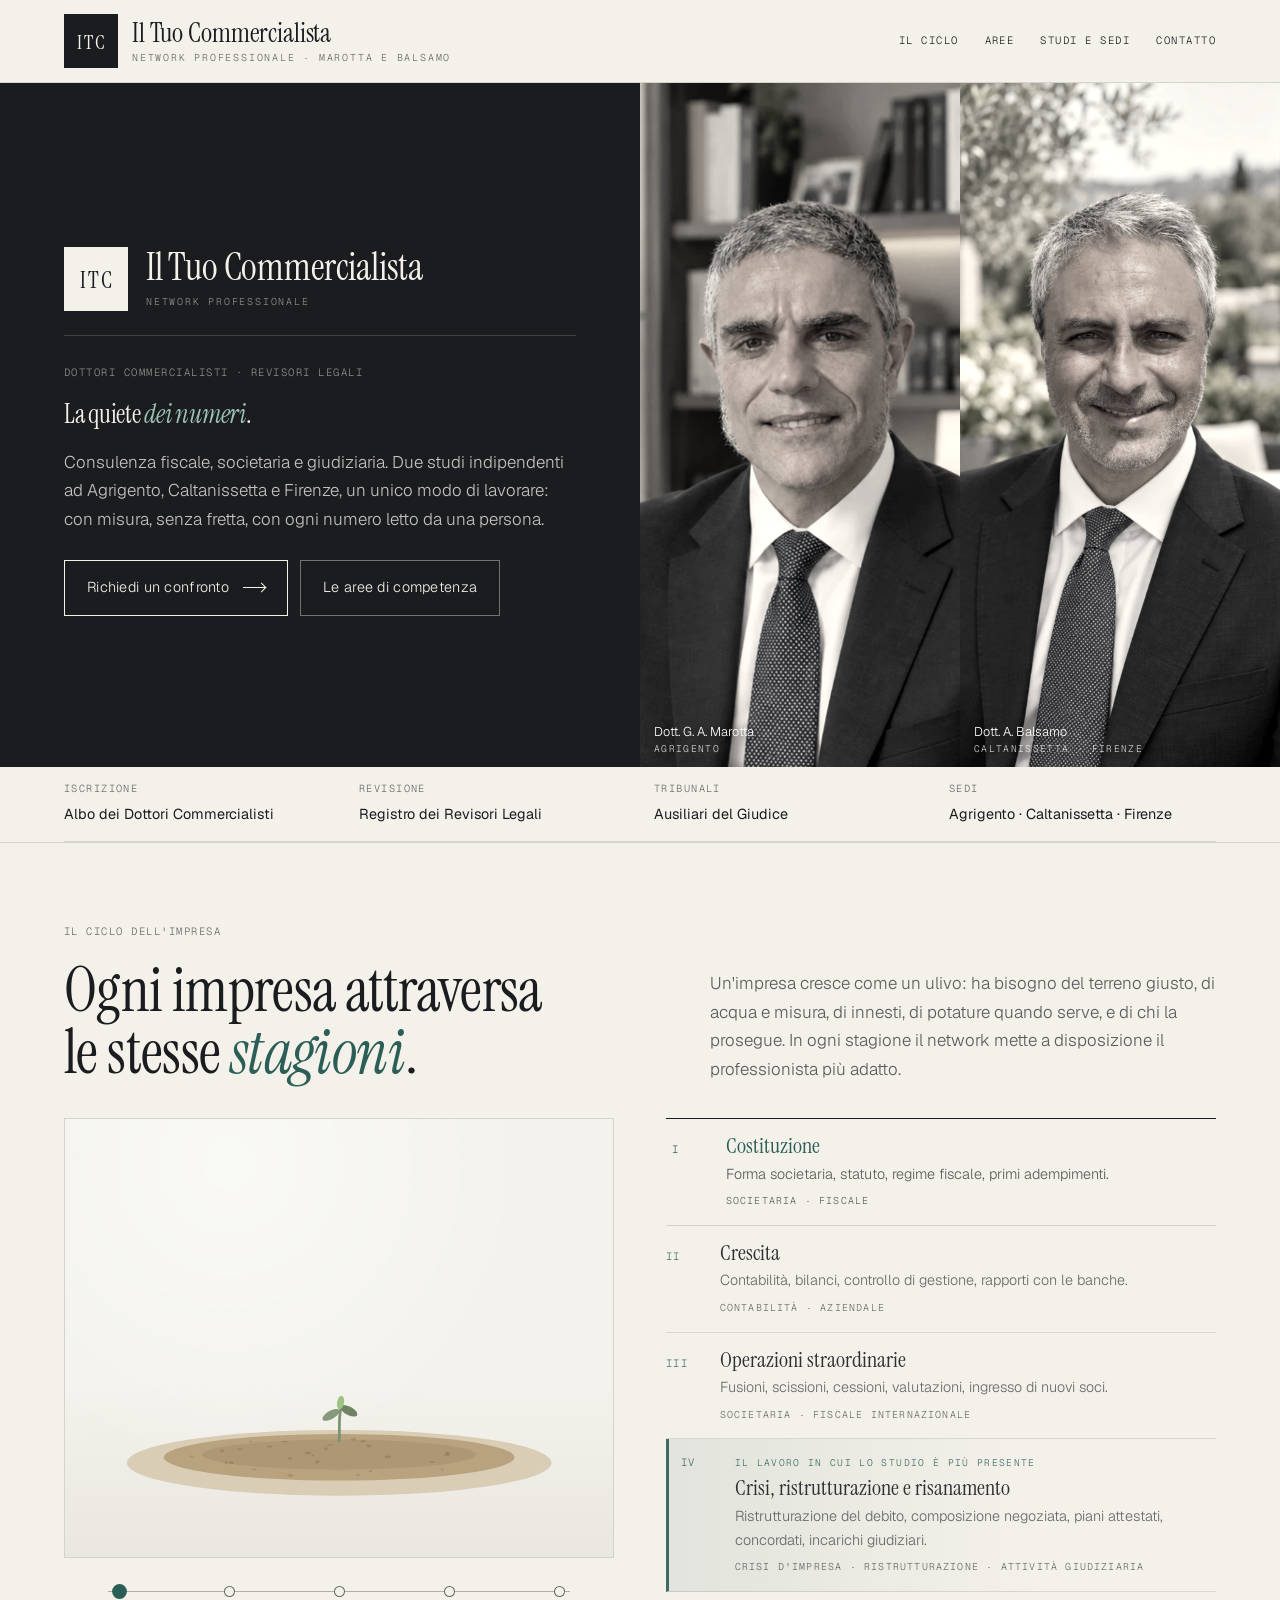
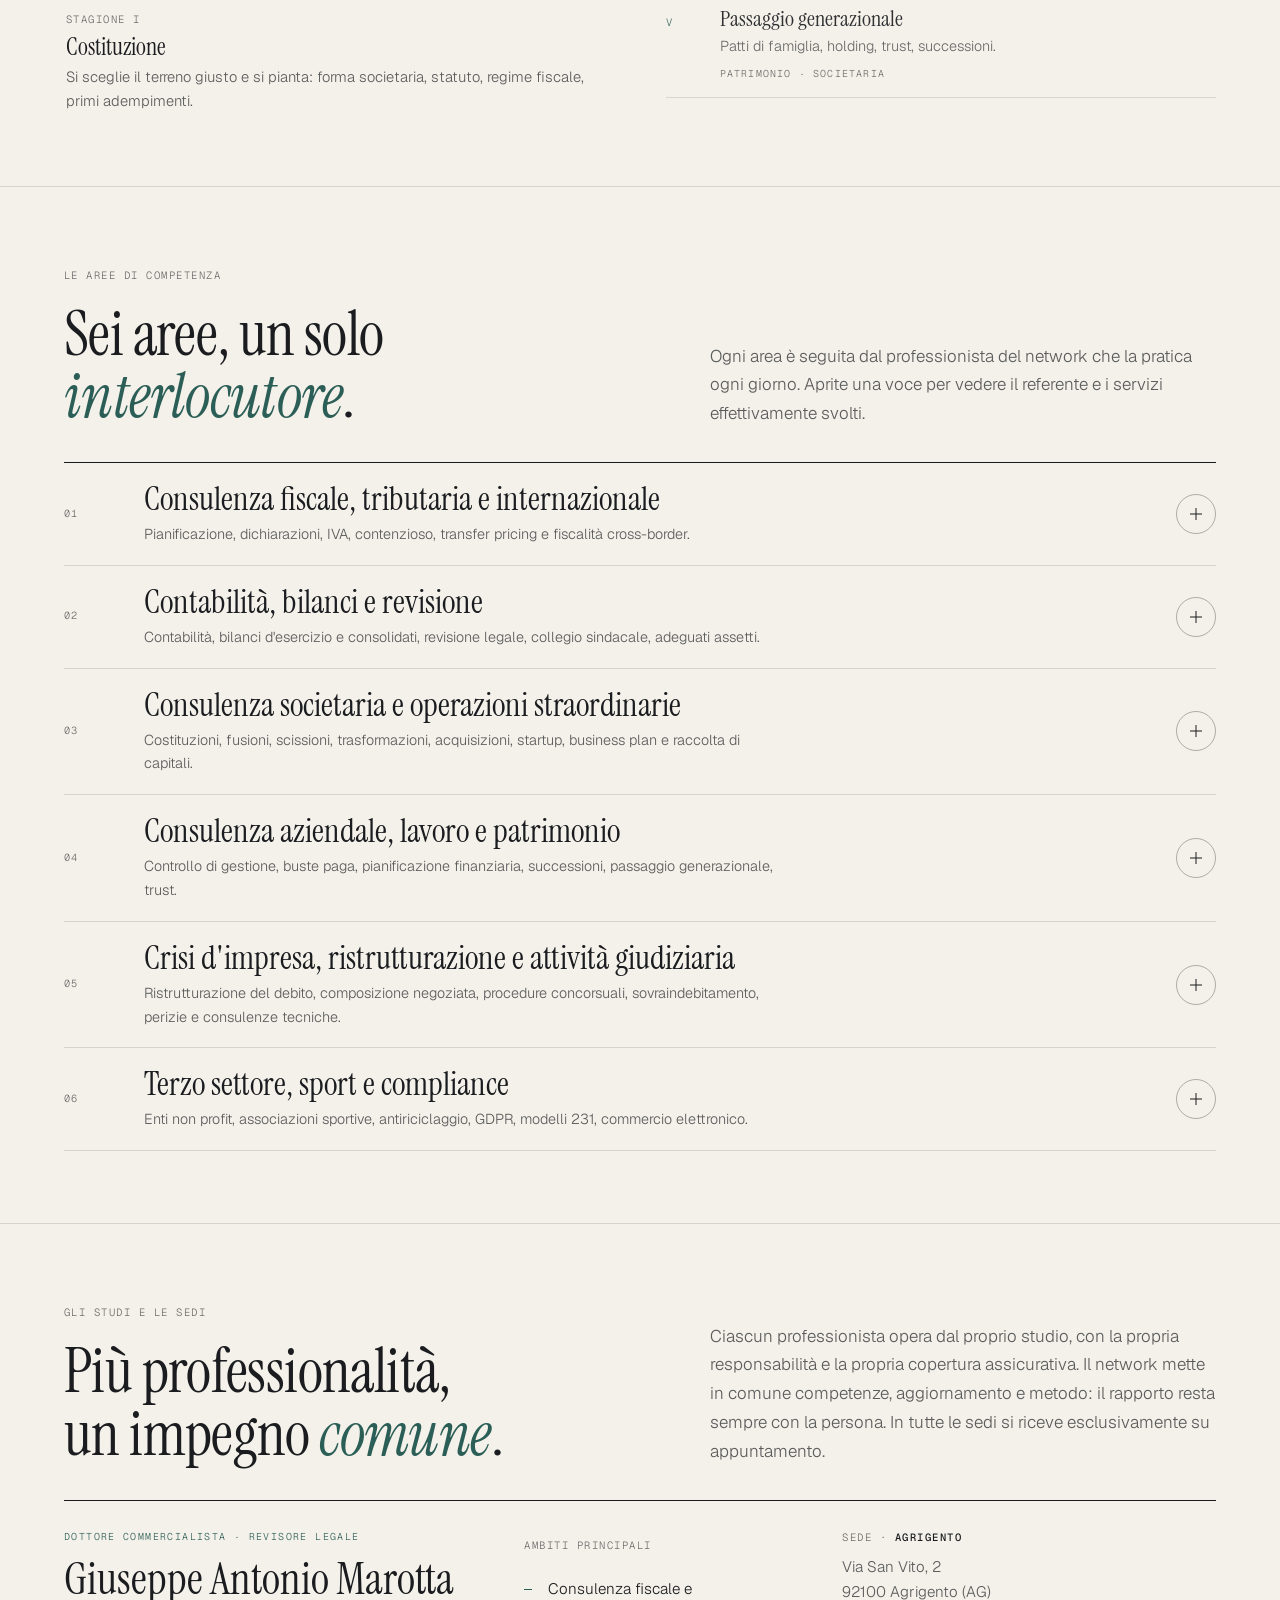
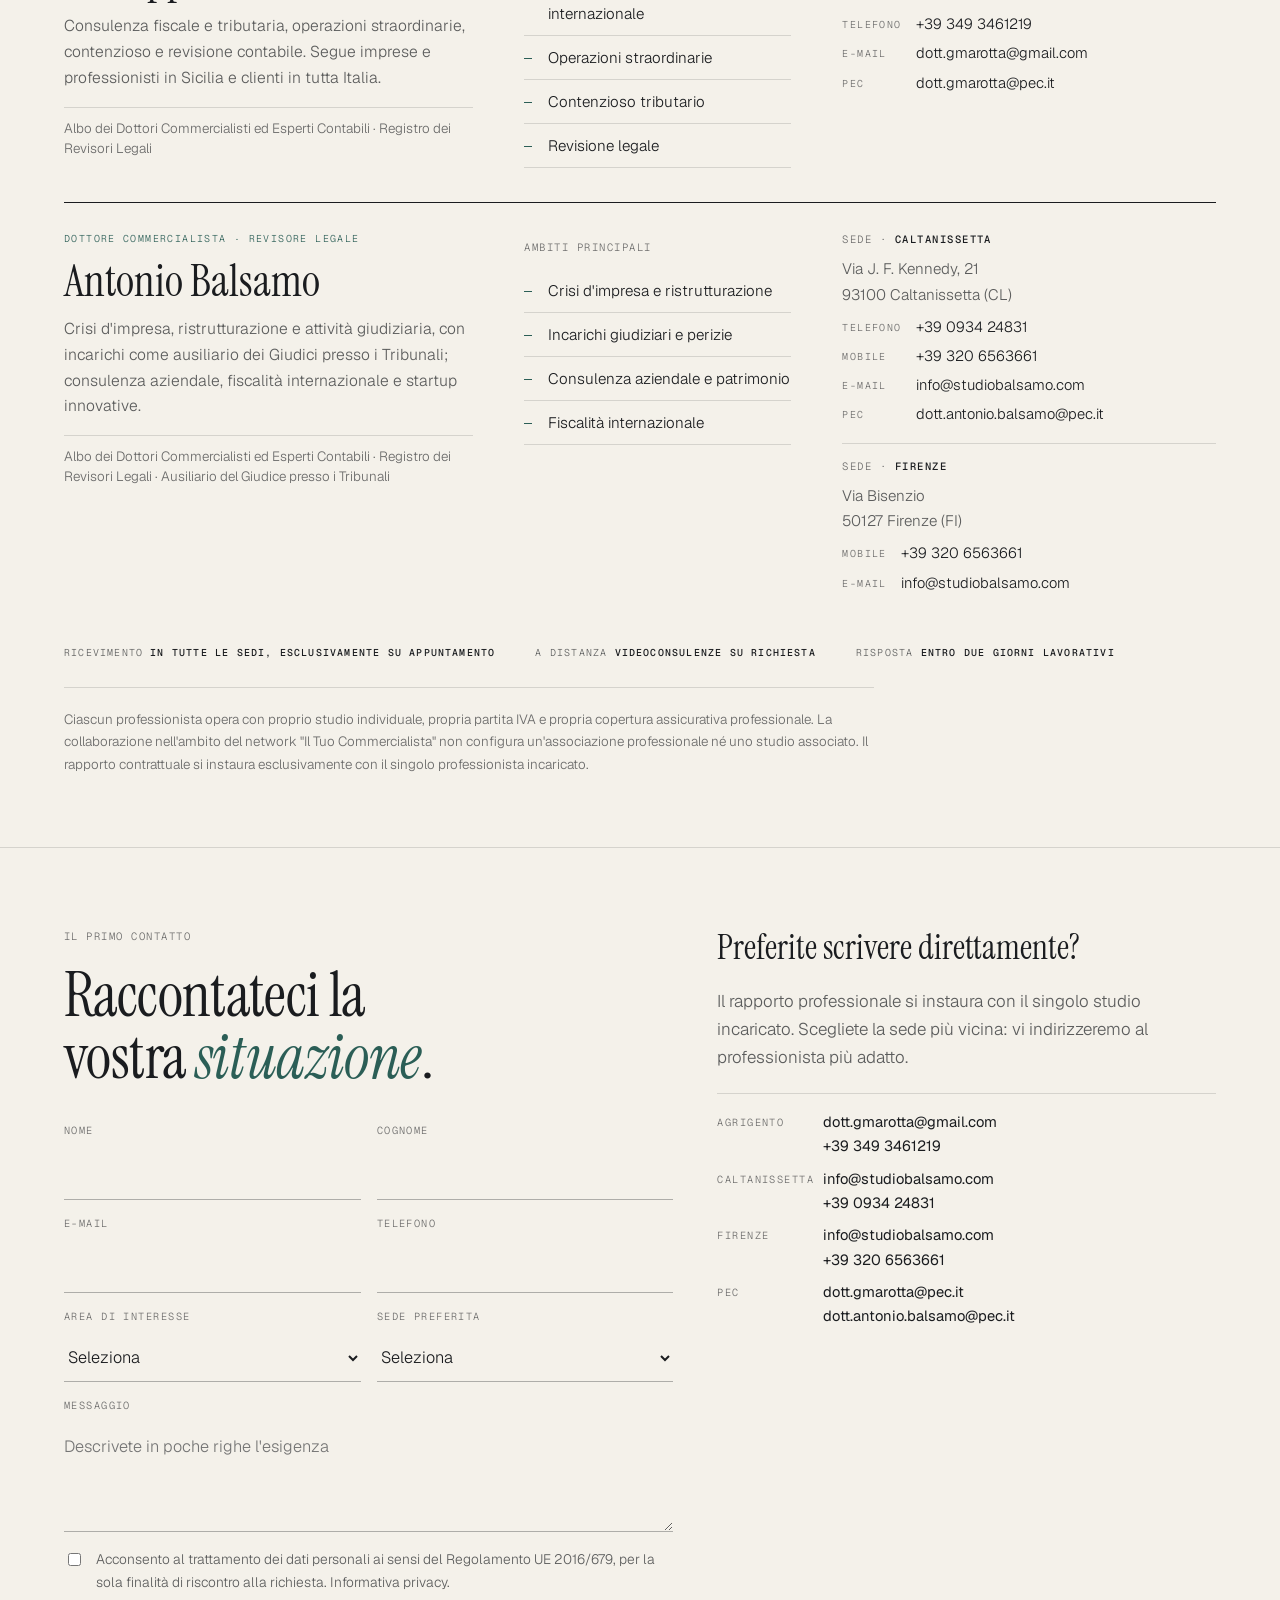
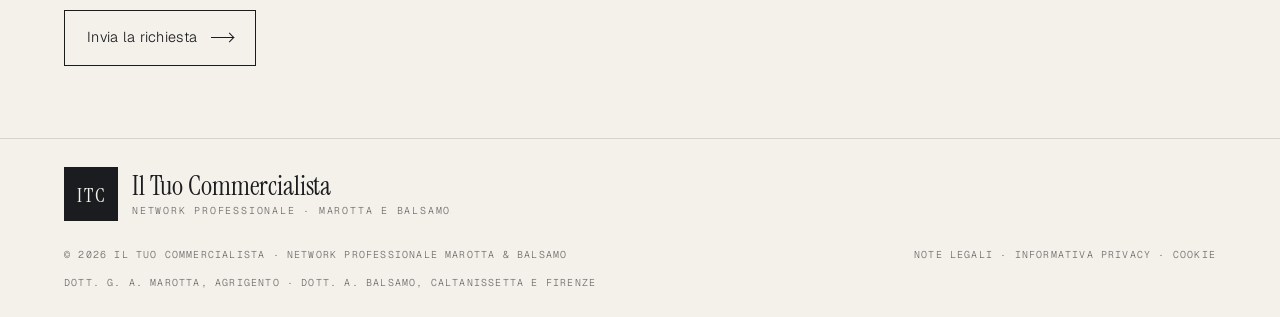
<file: index.html>
<!DOCTYPE html>
<html lang="it">
<head>
<meta charset="utf-8">
<meta name="viewport" content="width=device-width,initial-scale=1,viewport-fit=cover">
<title>Il Tuo Commercialista · Dottori Commercialisti e Revisori Legali ad Agrigento, Caltanissetta e Firenze</title>
<meta name="description" content="Network professionale Marotta & Balsamo: consulenza fiscale e societaria, bilanci e revisione, crisi d'impresa e attività giudiziaria. Studi ad Agrigento, Caltanissetta e Firenze, ricevimento su appuntamento.">
<link rel="canonical" href="https://www.iltuocommercialista.info/">
<meta name="theme-color" content="#f4f1ea">
<link rel="icon" href="favicon.png" type="image/png" sizes="64x64">
<link rel="apple-touch-icon" href="apple-touch-icon.png">
<meta property="og:type" content="website">
<meta property="og:site_name" content="Il Tuo Commercialista">
<meta property="og:locale" content="it_IT">
<meta property="og:title" content="Il Tuo Commercialista · Dottori Commercialisti e Revisori Legali ad Agrigento, Caltanissetta e Firenze">
<meta property="og:description" content="Network professionale Marotta & Balsamo: consulenza fiscale e societaria, bilanci e revisione, crisi d'impresa e attività giudiziaria. Studi ad Agrigento, Caltanissetta e Firenze, ricevimento su appuntamento.">
<meta property="og:url" content="https://www.iltuocommercialista.info/">
<meta property="og:image" content="https://abalsamoipad-dot.github.io/iltuocommercialista/og.jpg">
<meta property="og:image:width" content="1200">
<meta property="og:image:height" content="630">
<meta name="twitter:card" content="summary_large_image">
<link rel="preload" href="fonts/instrument-serif-regular.woff2" as="font" type="font/woff2" crossorigin>
<link rel="preload" href="fonts/geist-variable.woff2" as="font" type="font/woff2" crossorigin>
<link rel="stylesheet" href="style.css">
</head>
<body>
<header class="nav">
  <a class="brand" href="#inizio" data-scroll aria-label="Il Tuo Commercialista, pagina iniziale"><span class="mark" aria-hidden="true"><span>ITC</span></span><span><span class="word">Il Tuo Commercialista</span><small>Network professionale<span class="x"> · Marotta e Balsamo</span></small></span></a>
  <nav class="nav-links" aria-label="Sezioni"><a href="#ciclo" data-scroll>Il ciclo</a><a href="#aree" data-scroll>Aree</a><a href="#studi" data-scroll>Studi e sedi</a><a href="#contatto" data-scroll>Contatto</a></nav>
  <button type="button" class="burger" id="burger" aria-label="Apri il menu" aria-expanded="false"><span></span><span></span></button>
</header>
<div class="menu" id="menu"><nav aria-label="Menu principale"><a href="#ciclo" data-scroll>Il ciclo</a><a href="#aree" data-scroll>Aree</a><a href="#studi" data-scroll>Studi e sedi</a><a href="#contatto" data-scroll>Contatto</a></nav></div>

<main>
<section class="hero hero-c" id="inizio">
  <div class="hero-c-grid">
    <div class="panel">
      <div class="netmark rv"><span class="nm-mark" aria-hidden="true"><span>ITC</span></span><span class="nm-text"><span class="nm-word">Il Tuo Commercialista</span><span class="nm-tag">Network professionale</span></span></div>
      <span class="label rv">Dottori Commercialisti · Revisori Legali</span>
      <h1 class="display rv">La quiete <em>dei numeri</em>.</h1>
      <p class="lead rv">Consulenza fiscale, societaria e giudiziaria. Due studi indipendenti ad Agrigento, Caltanissetta e Firenze, un unico modo di lavorare: con misura, senza fretta, con ogni numero letto da una persona.</p>
      <div class="hero-cta rv"><a class="btn" href="#contatto" data-scroll>Richiedi un confronto <i></i></a><a class="btn ghost" href="#aree" data-scroll>Le aree di competenza</a></div>
    </div>
    <div class="photos rv">
      <figure><img src="img/marotta.jpg" alt="Dott. Giuseppe Antonio Marotta" width="900" height="1125"><figcaption>Dott. G. A. Marotta<small>Agrigento</small></figcaption></figure>
      <figure><img src="img/balsamo.jpg" alt="Dott. Antonio Balsamo" width="900" height="1125"><figcaption>Dott. A. Balsamo<small>Caltanissetta · Firenze</small></figcaption></figure>
    </div>
  </div>
  <div class="wrap">
    <div class="facts rv">
      <div>Iscrizione<b>Albo dei Dottori Commercialisti</b></div>
      <div>Revisione<b>Registro dei Revisori Legali</b></div>
      <div>Tribunali<b>Ausiliari del Giudice</b></div>
      <div>Sedi<b>Agrigento · Caltanissetta · Firenze</b></div>
    </div>
  </div>
</section>

<section class="sec" id="ciclo">
  <div class="wrap">
    <div class="head">
      <div><span class="label rv">Il ciclo dell'impresa</span><h2 class="display rv">Ogni impresa attraversa le stesse <em>stagioni</em>.</h2></div>
      <p class="lead rv">Un'impresa cresce come un ulivo: ha bisogno del terreno giusto, di acqua e misura, di innesti, di potature quando serve, e di chi la prosegue. In ogni stagione il network mette a disposizione il professionista più adatto.</p>
    </div>
    <div class="ciclo-grid">
      <div class="tree-stage rv"><div class="tree-box" id="treeBox"><svg id="tree" viewBox="0 0 800 640" role="img" aria-label="Un ulivo che cresce attraverso le cinque stagioni dell'impresa"></svg></div>
        <div class="seasons" id="seasons"><i class="track"></i><button type="button" data-p="0"><b>I</b><span>Costituzione</span></button><button type="button" data-p="1"><b>II</b><span>Crescita</span></button><button type="button" data-p="2"><b>III</b><span>Operazioni straordinarie</span></button><button type="button" data-p="3" class="focus"><b>IV</b><span>Ristrutturazione</span></button><button type="button" data-p="4"><b>V</b><span>Passaggio generazionale</span></button></div><div class="tree-cap"><span class="label" id="treeIdx">Stagione I</span><b id="treeTitle">Costituzione</b><p id="treeText">Si sceglie il terreno giusto: forma societaria, statuto, regime fiscale, primi adempimenti.</p></div></div>
      <div class="phases rv" id="phases">
        <button type="button" class="phase on" data-p="0"><span class="k">I</span><span><strong class="ph-title">Costituzione</strong><span class="ph-text">Forma societaria, statuto, regime fiscale, primi adempimenti.</span><small>Societaria · Fiscale</small></span></button>
        <button type="button" class="phase" data-p="1"><span class="k">II</span><span><strong class="ph-title">Crescita</strong><span class="ph-text">Contabilità, bilanci, controllo di gestione, rapporti con le banche.</span><small>Contabilità · Aziendale</small></span></button>
        <button type="button" class="phase" data-p="2"><span class="k">III</span><span><strong class="ph-title">Operazioni straordinarie</strong><span class="ph-text">Fusioni, scissioni, cessioni, valutazioni, ingresso di nuovi soci.</span><small>Societaria · Fiscale internazionale</small></span></button>
        <button type="button" class="phase focus" data-p="3"><span class="k">IV</span><span><em class="tag">Il lavoro in cui lo studio è più presente</em><strong class="ph-title">Crisi, ristrutturazione e risanamento</strong><span class="ph-text">Ristrutturazione del debito, composizione negoziata, piani attestati, concordati, incarichi giudiziari.</span><small>Crisi d'impresa · Ristrutturazione · Attività giudiziaria</small></span></button>
        <button type="button" class="phase" data-p="4"><span class="k">V</span><span><strong class="ph-title">Passaggio generazionale</strong><span class="ph-text">Patti di famiglia, holding, trust, successioni.</span><small>Patrimonio · Societaria</small></span></button>
      </div>
    </div>
  </div>
</section>

<section class="sec" id="aree">
  <div class="wrap">
    <div class="head">
      <div><span class="label rv">Le aree di competenza</span><h2 class="display rv">Sei aree, un solo <em>interlocutore</em>.</h2></div>
      <p class="lead rv">Ogni area è seguita dal professionista del network che la pratica ogni giorno. Aprite una voce per vedere il referente e i servizi effettivamente svolti.</p>
    </div>
    <div class="aree rv" id="aree-list">
      <div class="area" data-i="0"><button type="button" class="area-head" aria-expanded="false"><span class="k">01</span><span><span class="area-title">Consulenza fiscale, tributaria e internazionale</span><span class="area-sub">Pianificazione, dichiarazioni, IVA, contenzioso, transfer pricing e fiscalità cross-border.</span></span><span class="plus" aria-hidden="true"></span></button><div class="area-body"><div><div class="area-ref"><span>Referente</span><b>Dott. G. A. Marotta</b></div><ul class="area-list"><li>Dichiarazioni dei redditi (730, Modello Redditi PF/SP/SC/ENC), IVA e LIPE</li><li>Tax planning, crediti d'imposta (R&amp;S, Transizione 4.0/5.0) e agevolazioni</li><li>Fiscalità internazionale: transfer pricing, CFC, stabile organizzazione</li><li>Convenzioni contro le doppie imposizioni, Quadro RW, IVIE e IVAFE</li><li>Contenzioso tributario: ricorsi, accertamento con adesione, autotutela</li><li>Assistenza in verifiche fiscali (Guardia di Finanza e Agenzia delle Entrate)</li><li>Interpelli, mediazione, conciliazione e rappresentanza in giudizio</li><li>Fatturazione elettronica, corrispettivi telematici, ravvedimenti operosi</li></ul></div></div></div>
      <div class="area" data-i="1"><button type="button" class="area-head" aria-expanded="false"><span class="k">02</span><span><span class="area-title">Contabilità, bilanci e revisione</span><span class="area-sub">Contabilità, bilanci d'esercizio e consolidati, revisione legale, collegio sindacale, adeguati assetti.</span></span><span class="plus" aria-hidden="true"></span></button><div class="area-body"><div><div class="area-ref"><span>Referente</span><b>Entrambi gli studi</b></div><ul class="area-list"><li>Contabilità ordinaria, semplificata, per professionisti e forfetari</li><li>Bilancio d'esercizio, consolidato, infrannuale e reporting ESG</li><li>Analisi di bilancio per indici e flussi, deposito alla Camera di Commercio</li><li>Revisione legale dei conti ai sensi del D.Lgs. 39/2010</li><li>Sindaco unico o membro del collegio sindacale</li><li>Organismo di Vigilanza ex D.Lgs. 231/2001</li><li>Audit interni e verifica della continuità aziendale</li><li>Adeguati assetti organizzativi, amministrativi e contabili</li></ul></div></div></div>
      <div class="area" data-i="2"><button type="button" class="area-head" aria-expanded="false"><span class="k">03</span><span><span class="area-title">Consulenza societaria e operazioni straordinarie</span><span class="area-sub">Costituzioni, fusioni, scissioni, trasformazioni, acquisizioni, startup, business plan e raccolta di capitali.</span></span><span class="plus" aria-hidden="true"></span></button><div class="area-body"><div><div class="area-ref"><span>Referente</span><b>Dott. G. A. Marotta</b></div><ul class="area-list"><li>Costituzione di SRL, SPA, SAS, SNC, cooperative, startup e PMI innovative</li><li>Statuti, patti parasociali, contrattualistica commerciale</li><li>Fusioni, scissioni, trasformazioni omogenee ed eterogenee</li><li>Conferimenti, cessioni e acquisizioni d'azienda, due diligence</li><li>Valutazione d'azienda, perizie di stima, LBO e MBO</li><li>Business plan, finanziamenti agevolati (Smart&amp;Start, Resto al Sud)</li><li>Equity crowdfunding, work for equity e piani di stock option</li><li>Assemblee, verbali, aumenti di capitale, dividendi</li></ul></div></div></div>
      <div class="area" data-i="3"><button type="button" class="area-head" aria-expanded="false"><span class="k">04</span><span><span class="area-title">Consulenza aziendale, lavoro e patrimonio</span><span class="area-sub">Controllo di gestione, buste paga, pianificazione finanziaria, successioni, passaggio generazionale, trust.</span></span><span class="plus" aria-hidden="true"></span></button><div class="area-body"><div><div class="area-ref"><span>Referente</span><b>Dott. A. Balsamo</b></div><ul class="area-list"><li>Controllo di gestione, budget, KPI e previsioni di cassa</li><li>Rapporti bancari, Centrale Rischi, finanza agevolata e bandi</li><li>Buste paga, gestione del personale, CCNL e welfare</li><li>Contributi INPS/INAIL, TFR, ammortizzatori sociali, vertenze</li><li>Successioni, volture catastali, donazioni e imposte di registro</li><li>Passaggio generazionale, patto di famiglia, family buy-out</li><li>Trust, holding familiari, fondo patrimoniale, protezione patrimoniale</li><li>Consulenza per professionisti, immobiliare, agricoltura e sanità</li></ul></div></div></div>
      <div class="area" data-i="4"><button type="button" class="area-head" aria-expanded="false"><span class="k">05</span><span><span class="area-title">Crisi d'impresa, ristrutturazione e attività giudiziaria</span><span class="area-sub">Ristrutturazione del debito, composizione negoziata, procedure concorsuali, sovraindebitamento, perizie e consulenze tecniche.</span></span><span class="plus" aria-hidden="true"></span></button><div class="area-body"><div><div class="area-ref"><span>Referente</span><b>Dott. A. Balsamo</b></div><ul class="area-list"><li>Composizione negoziata della crisi e piani di risanamento</li><li>Concordato preventivo, accordi di ristrutturazione, transazione fiscale</li><li>Sovraindebitamento, liquidazione controllata, esdebitazione</li><li>Incarichi di curatore, commissario giudiziale, attestatore</li><li>Perizie di stima giurate e non giurate, valutazioni e rivalutazioni</li><li>Consulenze tecniche d'ufficio presso i Tribunali e di parte</li><li>Arbitrato societario e commerciale, mediazione civile</li><li>Quantificazione di danni patrimoniali e perizie assicurative</li></ul></div></div></div>
      <div class="area" data-i="5"><button type="button" class="area-head" aria-expanded="false"><span class="k">06</span><span><span class="area-title">Terzo settore, sport e compliance</span><span class="area-sub">Enti non profit, associazioni sportive, antiriciclaggio, GDPR, modelli 231, commercio elettronico.</span></span><span class="plus" aria-hidden="true"></span></button><div class="area-body"><div><div class="area-ref"><span>Referente</span><b>Entrambi gli studi</b></div><ul class="area-list"><li>Costituzione e gestione di ETS, APS, ODV, fondazioni e iscrizione al RUNTS</li><li>Costituzione di ASD/SSD, Riforma dello Sport, regime L. 398/91</li><li>5 per mille, raccolta fondi, lavoratori sportivi</li><li>Antiriciclaggio, adeguata verifica e segnalazioni</li><li>Adeguamento GDPR, DPO, Modello Organizzativo 231</li><li>Fatturazione elettronica, PEC, firma digitale, SPID</li><li>E-commerce, regime OSS/IOSS, adempimenti doganali</li><li>Domiciliazione legale e fiscale, conservazione a norma</li></ul></div></div></div>
      </div>
  </div>
</section>

<section class="sec" id="studi">
  <div class="wrap">
    <div class="head">
      <div><span class="label rv">Gli studi e le sedi</span><h2 class="display rv">Più professionalità, un impegno <em>comune</em>.</h2></div>
      <p class="lead rv">Ciascun professionista opera dal proprio studio, con la propria responsabilità e la propria copertura assicurativa. Il network mette in comune competenze, aggiornamento e metodo: il rapporto resta sempre con la persona. In tutte le sedi si riceve esclusivamente su appuntamento.</p>
    </div>
    <div class="studio-row rv">
      <div class="s-id"><span class="role">Dottore Commercialista · Revisore Legale</span><h3>Giuseppe Antonio Marotta</h3><p class="bio">Consulenza fiscale e tributaria, operazioni straordinarie, contenzioso e revisione contabile. Segue imprese e professionisti in Sicilia e clienti in tutta Italia.</p><p class="iscr">Albo dei Dottori Commercialisti ed Esperti Contabili · Registro dei Revisori Legali</p></div>
      <div class="s-focus"><span class="label">Ambiti principali</span><ul><li>Consulenza fiscale e internazionale</li><li>Operazioni straordinarie</li><li>Contenzioso tributario</li><li>Revisione legale</li></ul></div>
      <div class="s-sede">
        <div class="loc"><span class="label">Sede · <b>Agrigento</b></span><p>Via San Vito, 2<br>92100 Agrigento (AG)</p><dl><dt>Telefono</dt><dd>+39 349 3461219</dd><dt>E-mail</dt><dd>dott.gmarotta@gmail.com</dd><dt>PEC</dt><dd>dott.gmarotta@pec.it</dd></dl></div>
      </div>
    </div>
    <div class="studio-row rv">
      <div class="s-id"><span class="role">Dottore Commercialista · Revisore Legale</span><h3>Antonio Balsamo</h3><p class="bio">Crisi d'impresa, ristrutturazione e attività giudiziaria, con incarichi come ausiliario dei Giudici presso i Tribunali; consulenza aziendale, fiscalità internazionale e startup innovative.</p><p class="iscr">Albo dei Dottori Commercialisti ed Esperti Contabili · Registro dei Revisori Legali · Ausiliario del Giudice presso i Tribunali</p></div>
      <div class="s-focus"><span class="label">Ambiti principali</span><ul><li>Crisi d'impresa e ristrutturazione</li><li>Incarichi giudiziari e perizie</li><li>Consulenza aziendale e patrimonio</li><li>Fiscalità internazionale</li></ul></div>
      <div class="s-sede">
        <div class="loc"><span class="label">Sede · <b>Caltanissetta</b></span><p>Via J. F. Kennedy, 21<br>93100 Caltanissetta (CL)</p><dl><dt>Telefono</dt><dd>+39 0934 24831</dd><dt>Mobile</dt><dd>+39 320 6563661</dd><dt>E-mail</dt><dd>info@studiobalsamo.com</dd><dt>PEC</dt><dd>dott.antonio.balsamo@pec.it</dd></dl></div>
        <div class="loc"><span class="label">Sede · <b>Firenze</b></span><p>Via Bisenzio<br>50127 Firenze (FI)</p><dl><dt>Mobile</dt><dd>+39 320 6563661</dd><dt>E-mail</dt><dd>info@studiobalsamo.com</dd></dl></div>
      </div>
    </div>
    <div class="hours rv" id="sedi"><span>Ricevimento <b>in tutte le sedi, esclusivamente su appuntamento</b></span><span>A distanza <b>videoconsulenze su richiesta</b></span><span>Risposta <b>entro due giorni lavorativi</b></span></div>
    <p class="disclaimer rv">Ciascun professionista opera con proprio studio individuale, propria partita IVA e propria copertura assicurativa professionale. La collaborazione nell'ambito del network "Il Tuo Commercialista" non configura un'associazione professionale né uno studio associato. Il rapporto contrattuale si instaura esclusivamente con il singolo professionista incaricato.</p>
  </div>
</section>

<section class="sec" id="contatto">
  <div class="wrap contact">
    <div>
      <span class="label rv">Il primo contatto</span>
      <h2 class="display rv contact-title">Raccontateci la vostra <em>situazione</em>.</h2>
      <form id="form" class="rv" action="https://formspree.io/f/xnnljgoa" method="POST" novalidate>
        <input type="hidden" name="_subject" value="Richiesta dal sito Il Tuo Commercialista"><input class="hp" type="text" name="_gotcha" tabindex="-1" autocomplete="off" aria-hidden="true">
        <div class="row"><div class="field"><label for="f-nome">Nome</label><input id="f-nome" name="nome" type="text" required autocomplete="given-name"></div><div class="field"><label for="f-cognome">Cognome</label><input id="f-cognome" name="cognome" type="text" required autocomplete="family-name"></div></div>
        <div class="row"><div class="field"><label for="f-email">E-mail</label><input id="f-email" name="email" type="email" required autocomplete="email"></div><div class="field"><label for="f-tel">Telefono</label><input id="f-tel" name="telefono" type="tel" autocomplete="tel"></div></div>
        <div class="row"><div class="field"><label for="f-area">Area di interesse</label><select id="f-area" name="servizio"><option value="">Seleziona</option><option>Fiscale, tributaria e internazionale</option><option>Contabilità, bilanci e revisione</option><option>Societaria e operazioni straordinarie</option><option>Aziendale, lavoro e patrimonio</option><option>Crisi d'impresa e attività giudiziaria</option><option>Terzo settore, sport e compliance</option><option>Altro</option></select></div><div class="field"><label for="f-sede">Sede preferita</label><select id="f-sede" name="sede"><option value="">Seleziona</option><option>Agrigento</option><option>Caltanissetta</option><option>Firenze</option><option>A distanza</option></select></div></div>
        <div class="field"><label for="f-msg">Messaggio</label><textarea id="f-msg" name="messaggio" required placeholder="Descrivete in poche righe l'esigenza"></textarea></div>
        <label class="check"><input id="f-privacy" name="consenso_privacy" value="Acconsento al trattamento dei dati per il riscontro alla richiesta" type="checkbox" required><span>Acconsento al trattamento dei dati personali ai sensi del Regolamento UE 2016/679, per la sola finalità di riscontro alla richiesta. <a href="note-legali.html#privacy">Informativa privacy</a>.</span></label>
        <div><button class="btn" type="submit">Invia la richiesta <i></i></button></div>
        <div class="toast" id="toast" role="status" aria-live="polite" hidden></div>
      </form>
    </div>
    <aside class="aside rv">
      <h3>Preferite scrivere direttamente?</h3>
      <p>Il rapporto professionale si instaura con il singolo studio incaricato. Scegliete la sede più vicina: vi indirizzeremo al professionista più adatto.</p>
      <div class="lines"><div><span>Agrigento</span><b>dott.gmarotta@gmail.com<br>+39 349 3461219</b></div><div><span>Caltanissetta</span><b>info@studiobalsamo.com<br>+39 0934 24831</b></div><div><span>Firenze</span><b>info@studiobalsamo.com<br>+39 320 6563661</b></div><div><span>PEC</span><b>dott.gmarotta@pec.it<br>dott.antonio.balsamo@pec.it</b></div></div>
    </aside>
  </div>
</section>
</main>

<footer>
  <div class="wrap foot-brand"><a class="brand" href="#inizio" data-scroll aria-label="Il Tuo Commercialista, pagina iniziale"><span class="mark" aria-hidden="true"><span>ITC</span></span><span><span class="word">Il Tuo Commercialista</span><small>Network professionale<span class="x"> · Marotta e Balsamo</span></small></span></a></div>
  <div class="wrap foot"><span>© 2026 Il Tuo Commercialista · Network professionale Marotta &amp; Balsamo</span><span><a href="note-legali.html#note-legali">Note legali</a> · <a href="note-legali.html#privacy">Informativa privacy</a> · <a href="note-legali.html#cookie">Cookie</a></span><span>Dott. G. A. Marotta, Agrigento · Dott. A. Balsamo, Caltanissetta e Firenze</span></div>
</footer>
<script type="application/ld+json">{"@context":"https://schema.org","@type":"ProfessionalService","name":"Il Tuo Commercialista","alternateName":"Network professionale Marotta & Balsamo","url":"https://www.iltuocommercialista.info/","image":"https://abalsamoipad-dot.github.io/iltuocommercialista/og.jpg","description":"Network professionale Marotta & Balsamo: consulenza fiscale e societaria, bilanci e revisione, crisi d'impresa e attività giudiziaria. Studi ad Agrigento, Caltanissetta e Firenze, ricevimento su appuntamento.","email":["info@studiobalsamo.com","dott.gmarotta@gmail.com"],"telephone":["+39 349 3461219","+39 0934 24831","+39 320 6563661"],"areaServed":"IT","priceRange":"Preventivo su richiesta","location":[{"@type":"Place","name":"Studio Marotta, Agrigento","address":{"@type":"PostalAddress","streetAddress":"Via San Vito, 2","postalCode":"92100","addressLocality":"Agrigento","addressRegion":"AG","addressCountry":"IT"}},{"@type":"Place","name":"Studio Balsamo, Caltanissetta","address":{"@type":"PostalAddress","streetAddress":"Via J. F. Kennedy, 21","postalCode":"93100","addressLocality":"Caltanissetta","addressRegion":"CL","addressCountry":"IT"}},{"@type":"Place","name":"Studio Balsamo, Firenze","address":{"@type":"PostalAddress","streetAddress":"Via Bisenzio","postalCode":"50127","addressLocality":"Firenze","addressRegion":"FI","addressCountry":"IT"}}],"member":[{"@type":"Person","name":"Giuseppe Antonio Marotta","jobTitle":"Dottore Commercialista e Revisore Legale","email":"dott.gmarotta@gmail.com","telephone":"+39 349 3461219"},{"@type":"Person","name":"Antonio Balsamo","jobTitle":"Dottore Commercialista e Revisore Legale","email":"info@studiobalsamo.com","telephone":"+39 0934 24831"}]}</script>
<script src="script.js" defer></script>
</body>
</html>
</file>
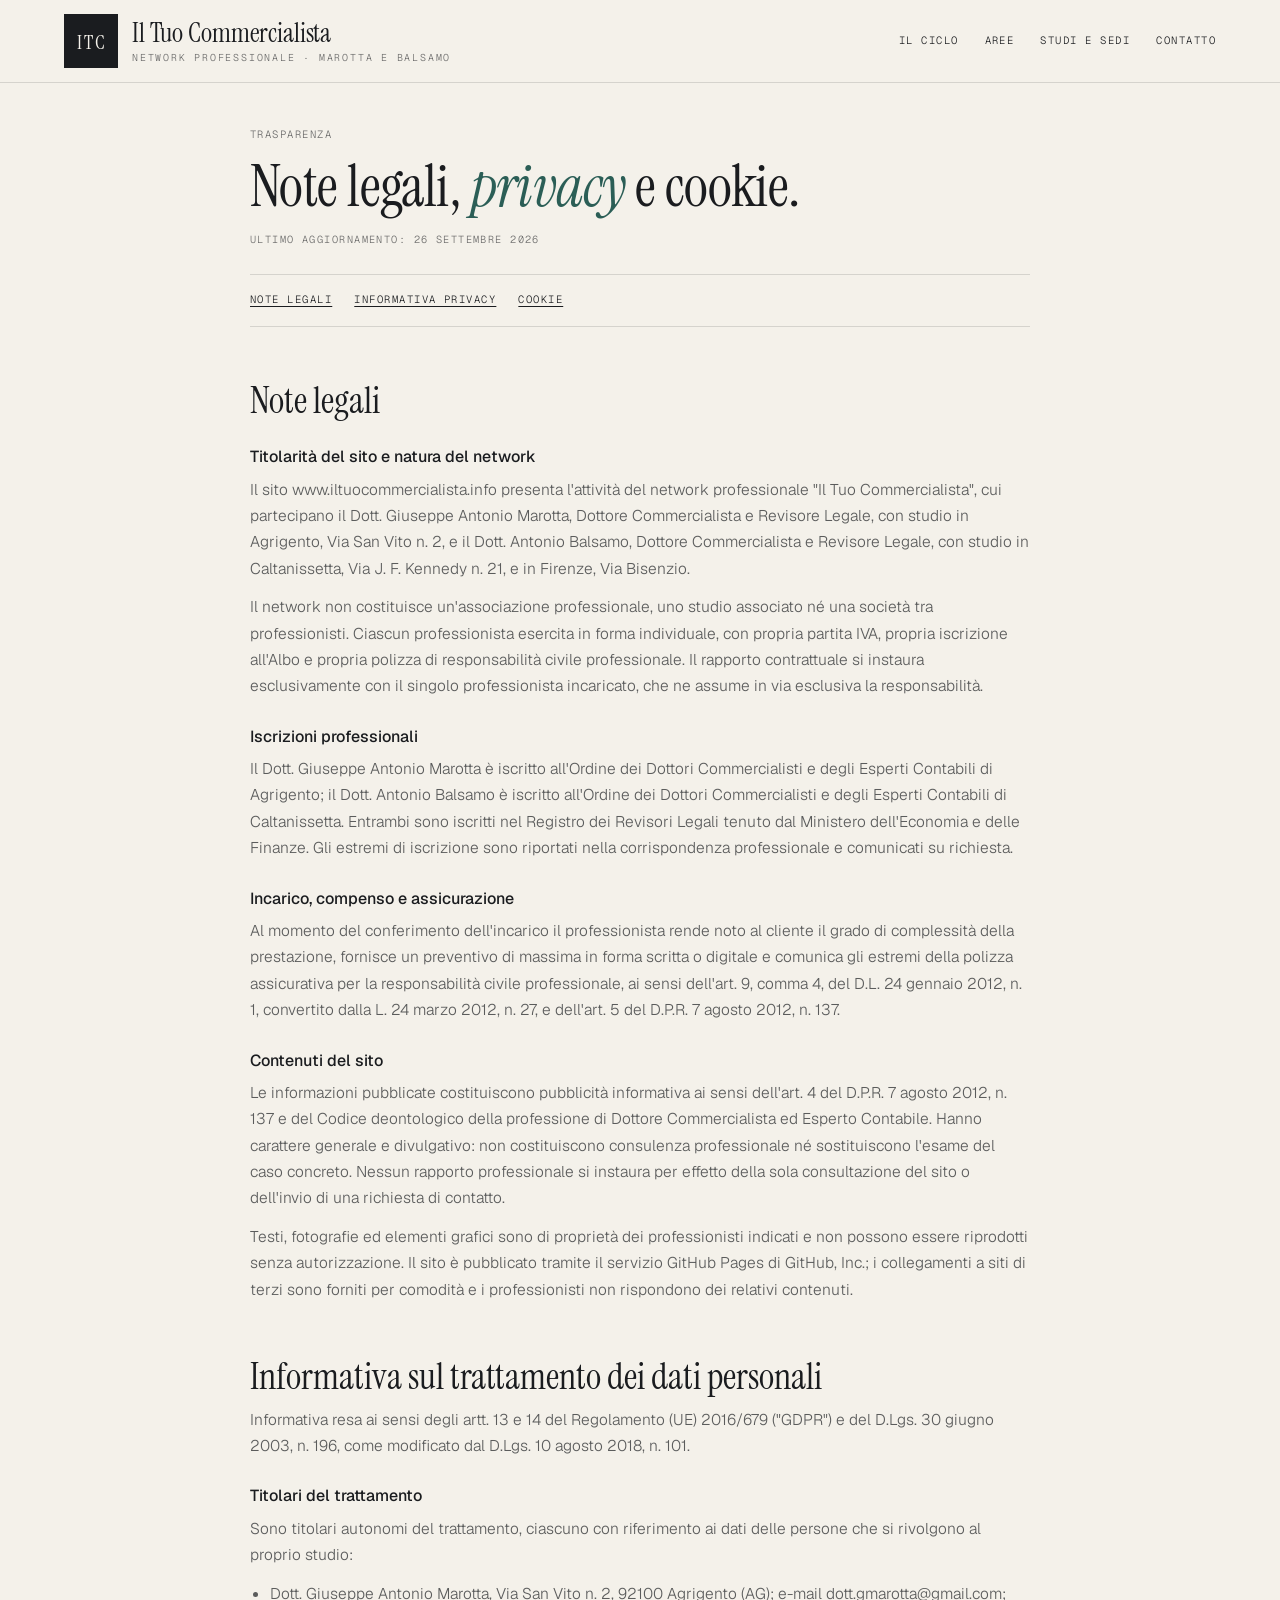
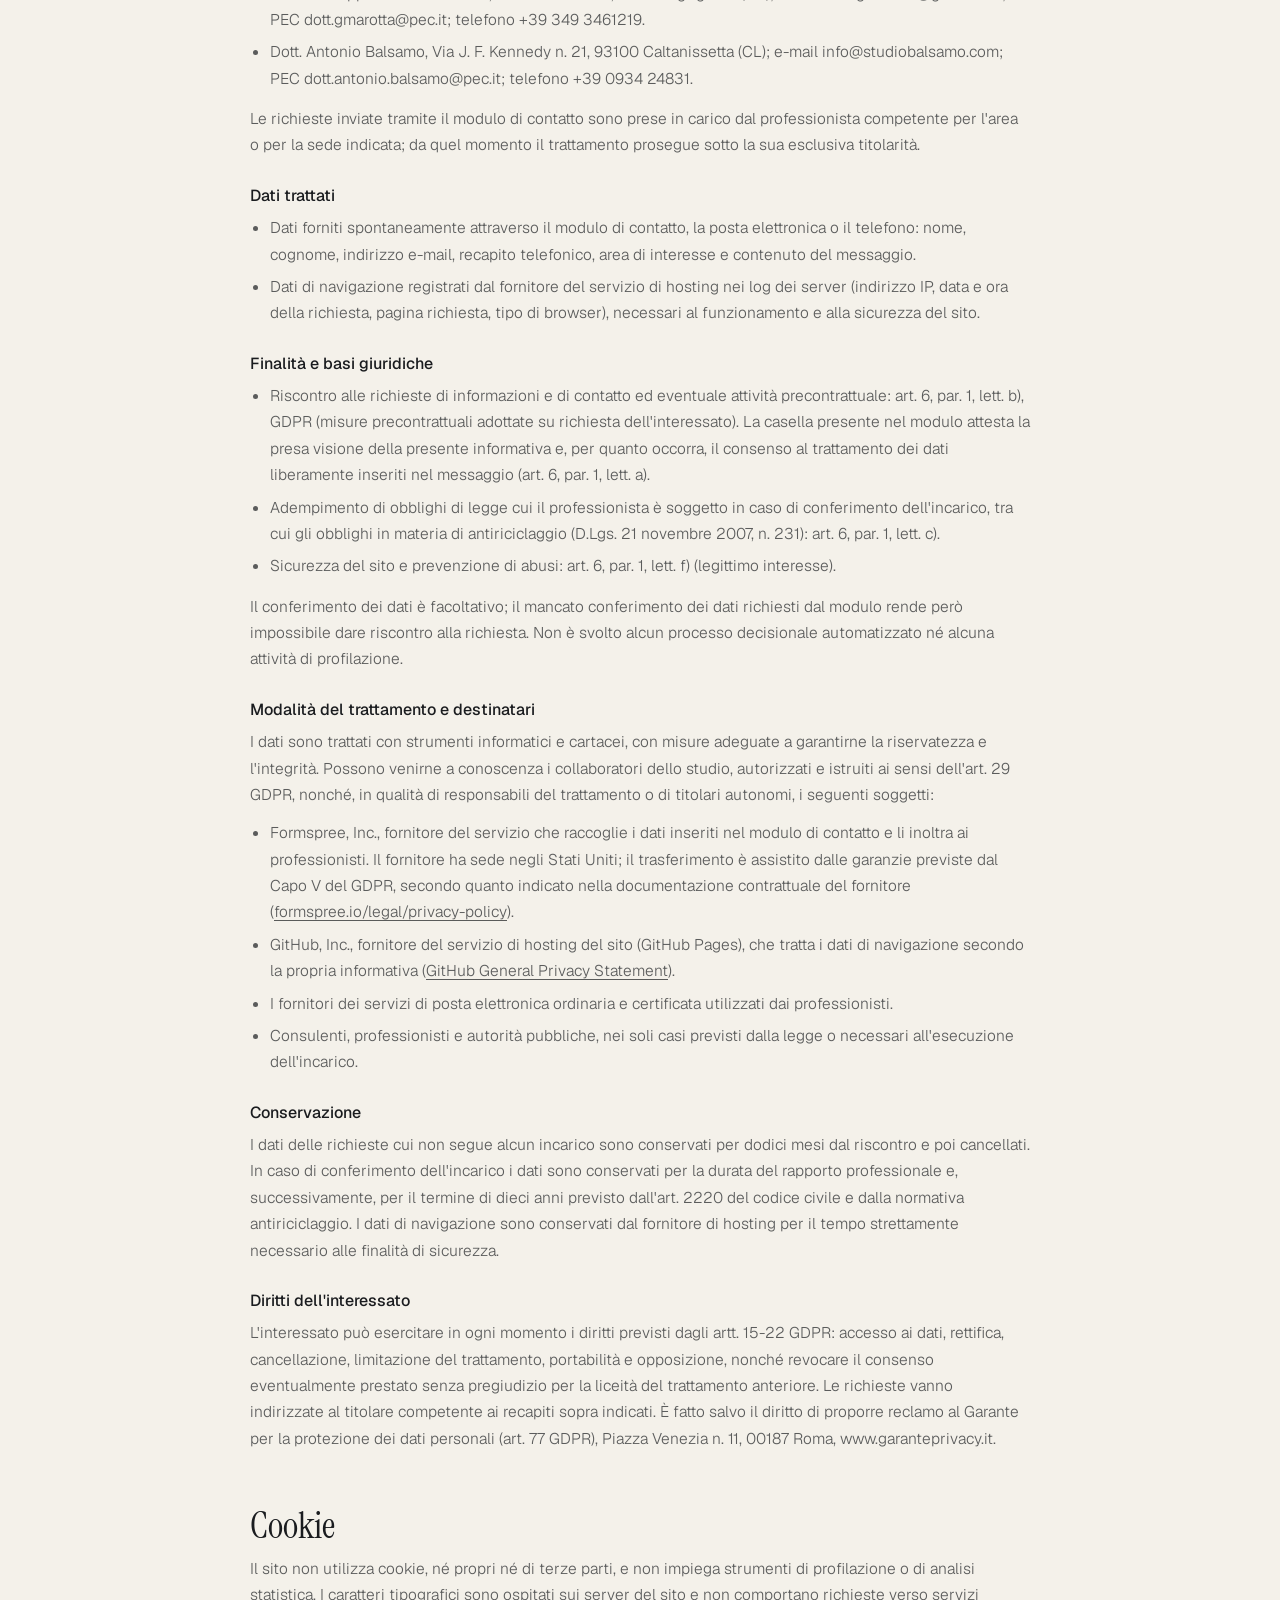
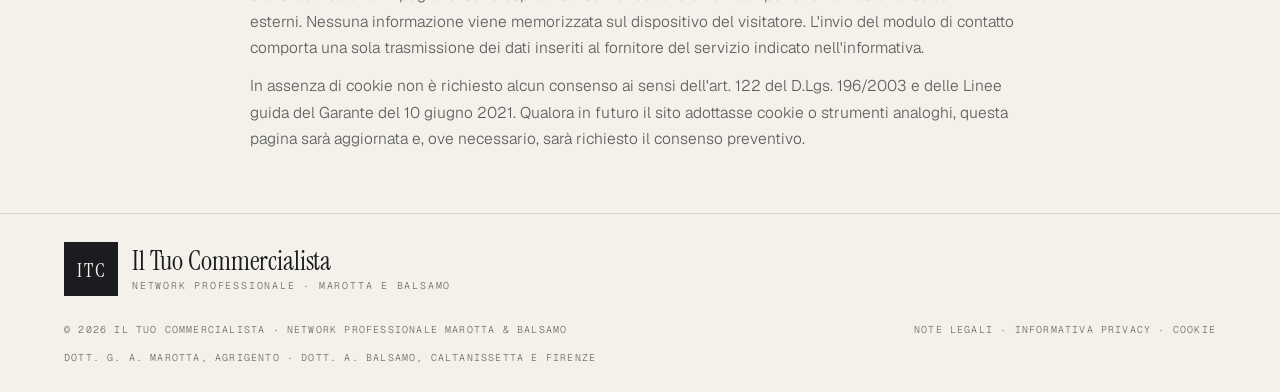
<file: note-legali.html>
<!DOCTYPE html>
<html lang="it">
<head>
<meta charset="utf-8">
<meta name="viewport" content="width=device-width,initial-scale=1,viewport-fit=cover">
<title>Note legali, privacy e cookie · Il Tuo Commercialista</title>
<meta name="description" content="Note legali, informativa sul trattamento dei dati personali e cookie del sito del network professionale Il Tuo Commercialista.">
<link rel="canonical" href="https://www.iltuocommercialista.info/note-legali.html">
<meta name="theme-color" content="#f4f1ea">
<link rel="icon" href="favicon.png" type="image/png" sizes="64x64">
<link rel="apple-touch-icon" href="apple-touch-icon.png">
<meta property="og:type" content="website">
<meta property="og:site_name" content="Il Tuo Commercialista">
<meta property="og:locale" content="it_IT">
<meta property="og:title" content="Note legali, privacy e cookie · Il Tuo Commercialista">
<meta property="og:description" content="Note legali, informativa sul trattamento dei dati personali e cookie del sito del network professionale Il Tuo Commercialista.">
<meta property="og:url" content="https://www.iltuocommercialista.info/note-legali.html">
<meta property="og:image" content="https://abalsamoipad-dot.github.io/iltuocommercialista/og.jpg">
<meta property="og:image:width" content="1200">
<meta property="og:image:height" content="630">
<meta name="twitter:card" content="summary_large_image">
<link rel="preload" href="fonts/instrument-serif-regular.woff2" as="font" type="font/woff2" crossorigin>
<link rel="preload" href="fonts/geist-variable.woff2" as="font" type="font/woff2" crossorigin>
<link rel="stylesheet" href="style.css">
</head>
<body>
<header class="nav">
  <a class="brand" href="index.html" data-scroll aria-label="Il Tuo Commercialista, pagina iniziale"><span class="mark" aria-hidden="true"><span>ITC</span></span><span><span class="word">Il Tuo Commercialista</span><small>Network professionale<span class="x"> · Marotta e Balsamo</span></small></span></a>
  <nav class="nav-links" aria-label="Sezioni"><a href="index.html#ciclo" data-scroll>Il ciclo</a><a href="index.html#aree" data-scroll>Aree</a><a href="index.html#studi" data-scroll>Studi e sedi</a><a href="index.html#contatto" data-scroll>Contatto</a></nav>
  <button type="button" class="burger" id="burger" aria-label="Apri il menu" aria-expanded="false"><span></span><span></span></button>
</header>
<div class="menu" id="menu"><nav aria-label="Menu principale"><a href="index.html#ciclo" data-scroll>Il ciclo</a><a href="index.html#aree" data-scroll>Aree</a><a href="index.html#studi" data-scroll>Studi e sedi</a><a href="index.html#contatto" data-scroll>Contatto</a></nav></div>

<main class="legal">
  <div class="wrap">
    <span class="label">Trasparenza</span>
    <h1 class="display">Note legali, <em>privacy</em> e cookie.</h1>
    <p class="meta">Ultimo aggiornamento: 26 settembre 2026</p>
    <nav class="legal-nav" aria-label="Sezioni della pagina"><a href="#note-legali">Note legali</a><a href="#privacy">Informativa privacy</a><a href="#cookie">Cookie</a></nav>

    <h2 id="note-legali">Note legali</h2>
    <h3>Titolarità del sito e natura del network</h3>
    <p>Il sito www.iltuocommercialista.info presenta l'attività del network professionale "Il Tuo Commercialista", cui partecipano il Dott. Giuseppe Antonio Marotta, Dottore Commercialista e Revisore Legale, con studio in Agrigento, Via San Vito n. 2, e il Dott. Antonio Balsamo, Dottore Commercialista e Revisore Legale, con studio in Caltanissetta, Via J. F. Kennedy n. 21, e in Firenze, Via Bisenzio.</p>
    <p>Il network non costituisce un'associazione professionale, uno studio associato né una società tra professionisti. Ciascun professionista esercita in forma individuale, con propria partita IVA, propria iscrizione all'Albo e propria polizza di responsabilità civile professionale. Il rapporto contrattuale si instaura esclusivamente con il singolo professionista incaricato, che ne assume in via esclusiva la responsabilità.</p>
    <h3>Iscrizioni professionali</h3>
    <p>Il Dott. Giuseppe Antonio Marotta è iscritto all'Ordine dei Dottori Commercialisti e degli Esperti Contabili di Agrigento; il Dott. Antonio Balsamo è iscritto all'Ordine dei Dottori Commercialisti e degli Esperti Contabili di Caltanissetta. Entrambi sono iscritti nel Registro dei Revisori Legali tenuto dal Ministero dell'Economia e delle Finanze. Gli estremi di iscrizione sono riportati nella corrispondenza professionale e comunicati su richiesta.</p>
    <h3>Incarico, compenso e assicurazione</h3>
    <p>Al momento del conferimento dell'incarico il professionista rende noto al cliente il grado di complessità della prestazione, fornisce un preventivo di massima in forma scritta o digitale e comunica gli estremi della polizza assicurativa per la responsabilità civile professionale, ai sensi dell'art. 9, comma 4, del D.L. 24 gennaio 2012, n. 1, convertito dalla L. 24 marzo 2012, n. 27, e dell'art. 5 del D.P.R. 7 agosto 2012, n. 137.</p>
    <h3>Contenuti del sito</h3>
    <p>Le informazioni pubblicate costituiscono pubblicità informativa ai sensi dell'art. 4 del D.P.R. 7 agosto 2012, n. 137 e del Codice deontologico della professione di Dottore Commercialista ed Esperto Contabile. Hanno carattere generale e divulgativo: non costituiscono consulenza professionale né sostituiscono l'esame del caso concreto. Nessun rapporto professionale si instaura per effetto della sola consultazione del sito o dell'invio di una richiesta di contatto.</p>
    <p>Testi, fotografie ed elementi grafici sono di proprietà dei professionisti indicati e non possono essere riprodotti senza autorizzazione. Il sito è pubblicato tramite il servizio GitHub Pages di GitHub, Inc.; i collegamenti a siti di terzi sono forniti per comodità e i professionisti non rispondono dei relativi contenuti.</p>

    <h2 id="privacy">Informativa sul trattamento dei dati personali</h2>
    <p>Informativa resa ai sensi degli artt. 13 e 14 del Regolamento (UE) 2016/679 ("GDPR") e del D.Lgs. 30 giugno 2003, n. 196, come modificato dal D.Lgs. 10 agosto 2018, n. 101.</p>
    <h3>Titolari del trattamento</h3>
    <p>Sono titolari autonomi del trattamento, ciascuno con riferimento ai dati delle persone che si rivolgono al proprio studio:</p>
    <ul>
      <li>Dott. Giuseppe Antonio Marotta, Via San Vito n. 2, 92100 Agrigento (AG); e-mail dott.gmarotta@gmail.com; PEC dott.gmarotta@pec.it; telefono +39 349 3461219.</li>
      <li>Dott. Antonio Balsamo, Via J. F. Kennedy n. 21, 93100 Caltanissetta (CL); e-mail info@studiobalsamo.com; PEC dott.antonio.balsamo@pec.it; telefono +39 0934 24831.</li>
    </ul>
    <p>Le richieste inviate tramite il modulo di contatto sono prese in carico dal professionista competente per l'area o per la sede indicata; da quel momento il trattamento prosegue sotto la sua esclusiva titolarità.</p>
    <h3>Dati trattati</h3>
    <ul>
      <li>Dati forniti spontaneamente attraverso il modulo di contatto, la posta elettronica o il telefono: nome, cognome, indirizzo e-mail, recapito telefonico, area di interesse e contenuto del messaggio.</li>
      <li>Dati di navigazione registrati dal fornitore del servizio di hosting nei log dei server (indirizzo IP, data e ora della richiesta, pagina richiesta, tipo di browser), necessari al funzionamento e alla sicurezza del sito.</li>
    </ul>
    <h3>Finalità e basi giuridiche</h3>
    <ul>
      <li>Riscontro alle richieste di informazioni e di contatto ed eventuale attività precontrattuale: art. 6, par. 1, lett. b), GDPR (misure precontrattuali adottate su richiesta dell'interessato). La casella presente nel modulo attesta la presa visione della presente informativa e, per quanto occorra, il consenso al trattamento dei dati liberamente inseriti nel messaggio (art. 6, par. 1, lett. a).</li>
      <li>Adempimento di obblighi di legge cui il professionista è soggetto in caso di conferimento dell'incarico, tra cui gli obblighi in materia di antiriciclaggio (D.Lgs. 21 novembre 2007, n. 231): art. 6, par. 1, lett. c).</li>
      <li>Sicurezza del sito e prevenzione di abusi: art. 6, par. 1, lett. f) (legittimo interesse).</li>
    </ul>
    <p>Il conferimento dei dati è facoltativo; il mancato conferimento dei dati richiesti dal modulo rende però impossibile dare riscontro alla richiesta. Non è svolto alcun processo decisionale automatizzato né alcuna attività di profilazione.</p>
    <h3>Modalità del trattamento e destinatari</h3>
    <p>I dati sono trattati con strumenti informatici e cartacei, con misure adeguate a garantirne la riservatezza e l'integrità. Possono venirne a conoscenza i collaboratori dello studio, autorizzati e istruiti ai sensi dell'art. 29 GDPR, nonché, in qualità di responsabili del trattamento o di titolari autonomi, i seguenti soggetti:</p>
    <ul>
      <li>Formspree, Inc., fornitore del servizio che raccoglie i dati inseriti nel modulo di contatto e li inoltra ai professionisti. Il fornitore ha sede negli Stati Uniti; il trasferimento è assistito dalle garanzie previste dal Capo V del GDPR, secondo quanto indicato nella documentazione contrattuale del fornitore (<a href="https://formspree.io/legal/privacy-policy/" rel="noopener">formspree.io/legal/privacy-policy</a>).</li>
      <li>GitHub, Inc., fornitore del servizio di hosting del sito (GitHub Pages), che tratta i dati di navigazione secondo la propria informativa (<a href="https://docs.github.com/site-policy/privacy-policies/github-general-privacy-statement" rel="noopener">GitHub General Privacy Statement</a>).</li>
      <li>I fornitori dei servizi di posta elettronica ordinaria e certificata utilizzati dai professionisti.</li>
      <li>Consulenti, professionisti e autorità pubbliche, nei soli casi previsti dalla legge o necessari all'esecuzione dell'incarico.</li>
    </ul>
    <h3>Conservazione</h3>
    <p>I dati delle richieste cui non segue alcun incarico sono conservati per dodici mesi dal riscontro e poi cancellati. In caso di conferimento dell'incarico i dati sono conservati per la durata del rapporto professionale e, successivamente, per il termine di dieci anni previsto dall'art. 2220 del codice civile e dalla normativa antiriciclaggio. I dati di navigazione sono conservati dal fornitore di hosting per il tempo strettamente necessario alle finalità di sicurezza.</p>
    <h3>Diritti dell'interessato</h3>
    <p>L'interessato può esercitare in ogni momento i diritti previsti dagli artt. 15-22 GDPR: accesso ai dati, rettifica, cancellazione, limitazione del trattamento, portabilità e opposizione, nonché revocare il consenso eventualmente prestato senza pregiudizio per la liceità del trattamento anteriore. Le richieste vanno indirizzate al titolare competente ai recapiti sopra indicati. È fatto salvo il diritto di proporre reclamo al Garante per la protezione dei dati personali (art. 77 GDPR), Piazza Venezia n. 11, 00187 Roma, www.garanteprivacy.it.</p>

    <h2 id="cookie">Cookie</h2>
    <p>Il sito non utilizza cookie, né propri né di terze parti, e non impiega strumenti di profilazione o di analisi statistica. I caratteri tipografici sono ospitati sui server del sito e non comportano richieste verso servizi esterni. Nessuna informazione viene memorizzata sul dispositivo del visitatore. L'invio del modulo di contatto comporta una sola trasmissione dei dati inseriti al fornitore del servizio indicato nell'informativa.</p>
    <p>In assenza di cookie non è richiesto alcun consenso ai sensi dell'art. 122 del D.Lgs. 196/2003 e delle Linee guida del Garante del 10 giugno 2021. Qualora in futuro il sito adottasse cookie o strumenti analoghi, questa pagina sarà aggiornata e, ove necessario, sarà richiesto il consenso preventivo.</p>
  </div>
</main>

<footer>
  <div class="wrap foot-brand"><a class="brand" href="index.html" data-scroll aria-label="Il Tuo Commercialista, pagina iniziale"><span class="mark" aria-hidden="true"><span>ITC</span></span><span><span class="word">Il Tuo Commercialista</span><small>Network professionale<span class="x"> · Marotta e Balsamo</span></small></span></a></div>
  <div class="wrap foot"><span>© 2026 Il Tuo Commercialista · Network professionale Marotta &amp; Balsamo</span><span><a href="#note-legali">Note legali</a> · <a href="#privacy">Informativa privacy</a> · <a href="#cookie">Cookie</a></span><span>Dott. G. A. Marotta, Agrigento · Dott. A. Balsamo, Caltanissetta e Firenze</span></div>
</footer>
<script src="script.js" defer></script>
</body>
</html>
</file>
<file: style.css>
@font-face{font-family:"Instrument Serif";font-style:normal;font-weight:400;font-display:swap;src:url(fonts/instrument-serif-regular.woff2) format("woff2");unicode-range:U+0000-00FF, U+0131, U+0152-0153, U+02BB-02BC, U+02C6, U+02DA, U+02DC, U+0304, U+0308, U+0329, U+2000-206F, U+20AC, U+2122, U+2191, U+2193, U+2212, U+2215, U+FEFF, U+FFFD}
@font-face{font-family:"Instrument Serif";font-style:italic;font-weight:400;font-display:swap;src:url(fonts/instrument-serif-italic.woff2) format("woff2");unicode-range:U+0000-00FF, U+0131, U+0152-0153, U+02BB-02BC, U+02C6, U+02DA, U+02DC, U+0304, U+0308, U+0329, U+2000-206F, U+20AC, U+2122, U+2191, U+2193, U+2212, U+2215, U+FEFF, U+FFFD}
@font-face{font-family:"Geist";font-style:normal;font-weight:100 900;font-display:swap;src:url(fonts/geist-variable.woff2) format("woff2");unicode-range:U+0000-00FF, U+0131, U+0152-0153, U+02BB-02BC, U+02C6, U+02DA, U+02DC, U+0304, U+0308, U+0329, U+2000-206F, U+20AC, U+2122, U+2191, U+2193, U+2212, U+2215, U+FEFF, U+FFFD}
@font-face{font-family:"Geist Mono";font-style:normal;font-weight:100 900;font-display:swap;src:url(fonts/geist-mono-variable.woff2) format("woff2");unicode-range:U+0000-00FF, U+0131, U+0152-0153, U+02BB-02BC, U+02C6, U+02DA, U+02DC, U+0304, U+0308, U+0329, U+2000-206F, U+20AC, U+2122, U+2191, U+2193, U+2212, U+2215, U+FEFF, U+FFFD}

:root{
  --paper:#f4f1ea;--paper-2:#ebe6dc;--ink:#1a1c1f;--ink-70:rgba(26,28,31,.7);--ink-50:rgba(26,28,31,.64);--line:rgba(26,28,31,.14);--line-strong:rgba(26,28,31,.32);
  --accent:#2b5e56;--accent-soft:rgba(43,94,86,.1);
  --font-display:"Instrument Serif",Georgia,"Times New Roman",serif;--font-body:"Geist","Helvetica Neue",Arial,sans-serif;--font-mono:"Geist Mono","SFMono-Regular",Menlo,monospace;
  --gutter:clamp(18px,5vw,84px);--max:1240px;
  color-scheme:light;
}
*{box-sizing:border-box}
body{margin:0;background:var(--paper);color:var(--ink);font-family:var(--font-body);font-weight:300;font-size:17px;line-height:1.65;-webkit-font-smoothing:antialiased;overflow-x:hidden}
::selection{background:var(--accent);color:#fff}
a{color:inherit;text-decoration:none}
button{font:inherit;color:inherit;background:none;border:0;cursor:pointer}
:focus-visible{outline:1px solid var(--accent);outline-offset:4px}
h1,h2,h3{margin:0;font-weight:400;text-wrap:balance}
p{margin:0}
img{max-width:100%;display:block}
.wrap{width:min(100% - 2*var(--gutter),var(--max));margin-inline:auto;position:relative}
.display{font-family:var(--font-display);line-height:1.02;letter-spacing:-.01em}
.display em{font-style:italic;color:var(--accent)}
.label{font-family:var(--font-mono);font-size:.66rem;letter-spacing:.14em;text-transform:uppercase;color:var(--ink-50)}
.lead{max-width:46ch;font-size:1.06rem;line-height:1.7;color:var(--ink-70)}
.btn{display:inline-flex;align-items:center;gap:14px;padding:15px 22px;border:1px solid var(--ink);font-size:.9rem;letter-spacing:.02em;transition:background .3s,color .3s}
.btn:hover{background:var(--ink);color:var(--paper)}
.btn.ghost{border-color:var(--line-strong)}
.btn i{width:22px;height:1px;background:currentColor;display:block;position:relative}
.btn i::after{content:"";position:absolute;right:0;top:-3px;width:6px;height:6px;border-top:1px solid currentColor;border-right:1px solid currentColor;transform:rotate(45deg)}
.rv{opacity:0;transform:translateY(12px);transition:opacity .7s ease,transform .7s ease}
.rv.in{opacity:1;transform:none}
@media (prefers-reduced-motion:reduce){.rv{opacity:1;transform:none;transition:none}}

/* nav */
.nav{position:fixed;top:0;left:0;right:0;z-index:20;display:flex;justify-content:space-between;align-items:center;padding:calc(14px + env(safe-area-inset-top,0px)) var(--gutter) 14px;background:var(--paper);border-bottom:1px solid var(--line)}
.brand{display:flex;align-items:center;gap:14px;line-height:1}
.brand .mark{width:54px;height:54px;flex:none;background:var(--ink);color:var(--paper);display:grid;place-items:center;font-family:var(--font-display);font-size:1.25rem;letter-spacing:.08em;padding-left:.08em}
.brand .mark span{position:relative;top:1px}
.brand .word{font-family:var(--font-display);font-size:1.7rem;letter-spacing:-.005em}
.brand small{display:block;font-family:var(--font-mono);font-size:.62rem;letter-spacing:.18em;text-transform:uppercase;color:var(--ink-50);margin-top:7px}
.nav-links{display:flex;gap:26px;font-family:var(--font-mono);font-size:.66rem;letter-spacing:.14em;text-transform:uppercase}
.nav-links a{padding:4px 0;border-bottom:1px solid transparent;transition:border-color .3s}
.nav-links a:hover{border-color:var(--ink)}
.burger{display:none;width:40px;height:40px;border:1px solid var(--line-strong);border-radius:50%;place-items:center}
.burger span{display:block;width:14px;height:1px;background:var(--ink);margin:2px 0}
.menu{position:fixed;inset:0;z-index:19;background:var(--paper);display:grid;place-items:center;opacity:0;pointer-events:none;transition:opacity .35s}
.menu.open{opacity:1;pointer-events:auto}
.menu a{display:block;font-family:var(--font-display);font-size:clamp(2.2rem,9vw,3.4rem);line-height:1.25;text-align:center}

/* sections */
.sec{padding:clamp(44px,6vw,72px) 0;border-top:1px solid var(--line)}
.head{display:grid;grid-template-columns:minmax(0,1fr) minmax(0,1fr);gap:24px 60px;align-items:end;margin-bottom:clamp(22px,3vw,34px)}
.head h2{font-size:clamp(2.2rem,4.8vw,4.2rem);margin-top:16px}
.head .lead{justify-self:end}

/* ciclo: olive tree (svg) + phases */
.ciclo-grid{display:grid;grid-template-columns:minmax(0,1fr) minmax(0,1fr);gap:clamp(24px,4vw,56px);align-items:start}
.tree-box{aspect-ratio:5/4;border:1px solid var(--line);background-color:#f4f2ec;transition:background-color 1.8s ease;position:relative;overflow:hidden}
.tree-box::before{content:"";position:absolute;inset:0;background:radial-gradient(ellipse at 30% 10%,rgba(255,255,255,.55),transparent 55%),linear-gradient(180deg,transparent 60%,rgba(120,100,70,.08));pointer-events:none}
.tree-box.bg0{background-color:#f3f2ec}.tree-box.bg1{background-color:#eef2ef}.tree-box.bg2{background-color:#f6f1e4}.tree-box.bg3{background-color:#efe7d8}.tree-box.bg4{background-color:#eef2e9}
.tree-box svg{position:absolute;inset:0;width:100%;height:100%;display:block}
.tree-cap{padding:14px 2px 0;display:grid;gap:5px}
.tree-cap b{font-family:var(--font-display);font-weight:400;font-size:1.5rem;line-height:1.1}
.tree-cap p{font-size:.92rem;color:var(--ink-70)}
.seasons{position:relative;display:grid;grid-template-columns:repeat(5,minmax(0,1fr));margin-top:14px;padding-top:14px}
.seasons .track{position:absolute;left:8%;right:8%;top:19px;height:1px;background:var(--line-strong)}
.seasons button{display:grid;justify-items:center;gap:8px;position:relative;font-family:var(--font-mono);font-size:.6rem;letter-spacing:.1em;text-transform:uppercase;color:var(--ink-50);padding:0 4px}
.seasons button b{width:11px;height:11px;border-radius:50%;background:var(--paper);border:1px solid var(--ink-50);font-size:0;transition:transform .3s,background .3s,border-color .3s}
.seasons button span{text-align:center;line-height:1.3}
.seasons button.on{color:var(--ink)}
.seasons button.on b{background:var(--accent);border-color:var(--accent);transform:scale(1.35)}
.seasons button.focus span{color:var(--accent)}
/* svg scene */
#tree .leaf{transition:fill 1.6s ease}
#tree.s-sick .leaf{fill:#b8a65e}
@media (prefers-reduced-motion:reduce){#tree .leaf{transition:none}}
.phases{display:grid;border-top:1px solid var(--ink)}
.phase{display:grid;grid-template-columns:40px minmax(0,1fr);gap:14px;padding:15px 0;border-bottom:1px solid var(--line);text-align:left;align-items:baseline;transition:padding .25s,opacity .25s;opacity:.9}
.phase:hover{opacity:1}
.phase.on{opacity:1;padding-left:6px}
.phase .k{font-family:var(--font-mono);font-size:.66rem;letter-spacing:.14em;color:var(--accent)}
.phase .ph-title{display:block;font-family:var(--font-display);font-size:1.4rem;line-height:1.1;font-weight:400}
.phase .ph-text{display:block;font-size:.9rem;color:var(--ink-70);margin-top:4px;max-width:52ch}
.phase small{display:block;font-family:var(--font-mono);font-size:.62rem;letter-spacing:.12em;text-transform:uppercase;color:var(--ink-70);margin-top:7px}
.phase.on .ph-title{color:var(--accent)}
.phase.focus{border-left:3px solid var(--accent);padding-left:12px;background:linear-gradient(90deg,var(--accent-soft),transparent 70%)}
.phase.focus.on{padding-left:16px}
.phase .tag{display:block;font-style:normal;font-family:var(--font-mono);font-size:.6rem;letter-spacing:.14em;text-transform:uppercase;color:var(--accent);margin-bottom:5px}
.bar{position:absolute;left:0;bottom:0;height:2px;background:var(--accent);width:0;transition:width .1s linear}
@media (max-width:900px){.ciclo-grid{grid-template-columns:1fr}.seasons button span{display:none}}
/* aree */
.aree{border-top:1px solid var(--ink)}
.area{border-bottom:1px solid var(--line)}
.area-head{width:100%;display:grid;grid-template-columns:60px minmax(0,1fr) 40px;gap:20px;align-items:center;padding:18px 0;text-align:left}
.area-head .k{font-family:var(--font-mono);font-size:.64rem;letter-spacing:.12em;color:var(--ink-50)}
.area-title{font-family:var(--font-display);font-size:clamp(1.5rem,2.6vw,2.1rem);line-height:1.1}
.area-sub{display:block;font-size:.9rem;color:var(--ink-70);margin-top:5px;max-width:70ch}
.plus{width:40px;height:40px;border-radius:50%;border:1px solid var(--line-strong);position:relative;transition:transform .45s,background .3s}
.plus::before,.plus::after{content:"";position:absolute;left:50%;top:50%;width:12px;height:1px;background:var(--ink);transform:translate(-50%,-50%)}
.plus::after{transform:translate(-50%,-50%) rotate(90deg)}
.area.open .plus{transform:rotate(45deg);background:var(--accent-soft)}
.area-body{display:grid;grid-template-rows:0fr;transition:grid-template-rows .5s cubic-bezier(.65,0,.2,1)}
.area-body>div{overflow:hidden}
.area.open .area-body{grid-template-rows:1fr}
.area-list{list-style:none;margin:0;padding:0 0 28px 80px;display:grid;grid-template-columns:repeat(2,minmax(0,1fr));gap:9px 36px}
.area-list li{position:relative;padding-left:20px;font-size:.92rem;color:var(--ink-70)}
.area-list li::before{content:"";position:absolute;left:0;top:.75em;width:9px;height:1px;background:var(--accent)}

/* persone */
.people{display:grid;grid-template-columns:repeat(2,minmax(0,1fr));gap:clamp(20px,3vw,44px)}
.person{display:grid;gap:22px}
.photo{aspect-ratio:4/5;overflow:hidden;background:var(--paper-2);position:relative}
.photo img{width:100%;height:100%;object-fit:cover;filter:saturate(.88) contrast(1.02);transition:filter .5s}
.person:hover .photo img{filter:saturate(1) contrast(1.02)}
.photo .cap{position:absolute;left:16px;bottom:14px;font-family:var(--font-mono);font-size:.6rem;letter-spacing:.14em;text-transform:uppercase;color:#fff;background:rgba(26,28,31,.55);padding:6px 10px}
.person .role{font-family:var(--font-mono);font-size:.62rem;letter-spacing:.14em;text-transform:uppercase;color:var(--accent)}
.person h3{font-family:var(--font-display);font-size:clamp(1.9rem,3.4vw,2.8rem);line-height:1.05}
.person p{color:var(--ink-70);max-width:52ch}
.lines{display:grid;gap:8px;border-top:1px solid var(--line);padding-top:16px;font-size:.92rem}
.lines div{display:grid;grid-template-columns:92px minmax(0,1fr);gap:14px}
.lines span{font-family:var(--font-mono);font-size:.64rem;letter-spacing:.14em;text-transform:uppercase;color:var(--ink-50);padding-top:5px}
.lines b{font-weight:400;word-break:break-word}
.disclaimer{margin-top:26px;font-size:.84rem;color:var(--ink-50);max-width:90ch;line-height:1.65;border-top:1px solid var(--line);padding-top:20px}

/* sedi */
.sedi{border-top:1px solid var(--ink)}
.sede{display:grid;grid-template-columns:minmax(0,.8fr) minmax(0,1.3fr) minmax(0,.8fr);gap:20px;padding:18px 0;border-bottom:1px solid var(--line);align-items:center}
.sede h3{font-family:var(--font-display);font-size:2rem;line-height:1}
.sede p{color:var(--ink-70);font-size:.94rem}
.sede .n{font-family:var(--font-mono);font-size:.62rem;letter-spacing:.14em;text-transform:uppercase;color:var(--ink-50);text-align:right;line-height:1.8}
.hours{display:flex;flex-wrap:wrap;gap:12px 40px;padding-top:16px;font-family:var(--font-mono);font-size:.62rem;letter-spacing:.12em;text-transform:uppercase;color:var(--ink-70)}
.hours b{font-weight:500;color:var(--ink)}

/* contatto */
.contact{display:grid;grid-template-columns:minmax(0,1.1fr) minmax(0,.9fr);gap:44px;align-items:start}
form{display:grid;gap:16px}
.row{display:grid;grid-template-columns:repeat(2,minmax(0,1fr));gap:16px}
.field{display:grid;gap:8px}
.field label{font-family:var(--font-mono);font-size:.64rem;letter-spacing:.14em;text-transform:uppercase;color:var(--ink-50)}
.field input,.field select,.field textarea{width:100%;background:transparent;border:0;border-bottom:1px solid var(--line-strong);color:var(--ink);padding:12px 0;font:inherit;font-size:1.02rem;border-radius:0;transition:border-color .3s}
.field input:focus,.field select:focus,.field textarea:focus{outline:0;border-color:var(--accent)}
.field textarea{min-height:110px;resize:vertical}
.check{display:flex;gap:12px;align-items:flex-start;font-size:.86rem;color:var(--ink-70)}
.check input{margin-top:5px;accent-color:var(--accent)}
.toast{padding:14px 0;border-top:1px solid var(--accent);border-bottom:1px solid var(--accent);font-size:.92rem}
.toast.err{border-color:#9b3b3b;color:#7a2222}
.hp{display:none}
.contact-title{font-size:clamp(2.2rem,4.8vw,4.2rem);margin:16px 0 34px}
.foot-brand{margin-bottom:26px}
.aside{display:grid;gap:22px;padding-top:10px}
.aside h3{font-family:var(--font-display);font-size:2.1rem;line-height:1.05}
.aside p{color:var(--ink-70)}
.aside .mini{display:flex;gap:14px;align-items:center}
.aside .mini img{width:64px;height:64px;object-fit:cover;border-radius:50%;filter:saturate(.9)}
.aside .mini b{display:block;font-weight:400}
.aside .mini small{font-family:var(--font-mono);font-size:.6rem;letter-spacing:.12em;text-transform:uppercase;color:var(--ink-50)}

footer{padding:28px 0 calc(26px + env(safe-area-inset-bottom,0px));border-top:1px solid var(--line)}
.foot{display:flex;flex-wrap:wrap;justify-content:space-between;gap:12px 30px;font-family:var(--font-mono);font-size:.62rem;letter-spacing:.12em;text-transform:uppercase;color:var(--ink-50)}

@media (max-width:900px){
  .nav-links{display:none}.burger{display:grid}.brand .word{font-size:1.2rem}.brand small{font-size:.54rem}.brand small .x{display:none}
  .head{grid-template-columns:1fr}.head .lead{justify-self:start}
  .cycle{grid-template-columns:1fr}.phase{border-right:0;border-bottom:1px solid var(--line);padding:20px 0}
  .area-head{grid-template-columns:44px minmax(0,1fr) 40px}.area-list{padding-left:0;grid-template-columns:1fr}
  .people{grid-template-columns:1fr}
  .sede{grid-template-columns:1fr;gap:6px}.sede .n{text-align:left}
  .contact{grid-template-columns:1fr}
}
@media (max-width:560px){.row{grid-template-columns:1fr}.lines div{grid-template-columns:1fr;gap:2px}}

/* shared hero pieces */
.hero{padding:calc(112px + env(safe-area-inset-top,0px)) 0 0}
.hero-copy{display:grid;gap:18px;align-content:start}
.hero-copy h1{font-size:clamp(2.4rem,4.9vw,4.3rem);line-height:1.04}
.hero-cta{display:flex;flex-wrap:wrap;gap:12px;padding-top:6px}
.facts{margin-top:clamp(28px,4vw,44px);border-top:1px solid var(--line);border-bottom:1px solid var(--line);display:grid;grid-template-columns:repeat(4,minmax(0,1fr));gap:12px 28px;padding:14px 0}
.facts div{font-family:var(--font-mono);font-size:.64rem;letter-spacing:.14em;text-transform:uppercase;color:var(--ink-50)}
.facts b{display:block;font-family:var(--font-body);font-weight:400;font-size:.9rem;letter-spacing:0;text-transform:none;color:var(--ink);margin-top:5px}
@media (max-width:900px){.hero{padding-top:calc(96px + env(safe-area-inset-top,0px))}.hero-copy h1{font-size:clamp(2.2rem,9vw,3.2rem)}.facts{grid-template-columns:repeat(2,minmax(0,1fr))}}

.hero-c{padding:calc(83px + env(safe-area-inset-top,0px)) 0 0}
.hero-c-grid{display:grid;grid-template-columns:minmax(0,1fr) minmax(0,1fr);min-height:min(76svh,700px)}
.panel{background:var(--ink);color:var(--paper);padding:clamp(40px,6vw,80px) clamp(24px,5vw,72px) clamp(36px,5vw,64px) var(--gutter);display:grid;align-content:center;gap:20px}
.panel .label{color:rgba(244,241,234,.55)}
.panel .lead{color:rgba(244,241,234,.78)}
.panel .display em{color:#9dc3b6}
.panel .btn{border-color:var(--paper);color:var(--paper)}
.panel .btn:hover{background:var(--paper);color:var(--ink)}
.panel .btn.ghost{border-color:rgba(244,241,234,.4)}
.netmark{display:flex;align-items:center;gap:18px;padding-bottom:24px;margin-bottom:8px;border-bottom:1px solid rgba(244,241,234,.18)}
.nm-mark{width:64px;height:64px;flex:none;background:var(--paper);color:var(--ink);display:grid;place-items:center;font-family:var(--font-display);font-size:1.45rem;letter-spacing:.08em;padding-left:.08em}
.nm-mark span{position:relative;top:1px}
.nm-text{display:grid;gap:8px}
.nm-word{font-family:var(--font-display);font-size:clamp(1.9rem,3vw,2.7rem);line-height:1;letter-spacing:-.005em;white-space:nowrap}
.nm-tag{font-family:var(--font-mono);font-size:.62rem;letter-spacing:.18em;text-transform:uppercase;color:rgba(244,241,234,.55);white-space:nowrap}
@media (max-width:640px){.nm-word{font-size:clamp(1.4rem,7.6vw,1.9rem)}.nm-mark{width:52px;height:52px;font-size:1.2rem}.netmark{gap:14px;padding-bottom:18px}}
@media (max-width:1280px){.seasons button span{display:none}}
.photos{display:grid;grid-template-columns:repeat(2,minmax(0,1fr))}
.photos figure{margin:0;position:relative;min-height:320px}
.photos img{position:absolute;inset:0;width:100%;height:100%;object-fit:cover;object-position:50% 18%;filter:grayscale(.85) sepia(.12) contrast(1.05)}
.photos figcaption{position:absolute;left:14px;bottom:12px;color:#fff;font-size:.8rem;line-height:1.3;text-shadow:0 1px 8px rgba(0,0,0,.5)}
.photos figcaption small{display:block;font-family:var(--font-mono);font-size:.6rem;letter-spacing:.14em;text-transform:uppercase;opacity:.8;margin-top:2px}
.hero-c .facts{margin-top:0;border-top:0}
@media (max-width:900px){.hero-c-grid{grid-template-columns:1fr}.photos figure{min-height:0;aspect-ratio:4/5}}

/* aree */
.area-ref{display:flex;gap:12px;align-items:baseline;padding:2px 0 14px 80px;font-size:.9rem}
.area-ref span{font-family:var(--font-mono);font-size:.64rem;letter-spacing:.14em;text-transform:uppercase;color:var(--ink-50)}
.area-ref b{font-weight:400;color:var(--accent)}
.area.open .area-head .area-title{color:var(--accent)}
/* studi: typographic rows */
.studio-row{display:grid;grid-template-columns:minmax(0,1.15fr) minmax(0,.75fr) minmax(0,1.05fr);gap:clamp(24px,4vw,56px);padding:28px 0 34px;border-top:1px solid var(--ink)}
.s-id{display:grid;gap:12px;align-content:start}
.s-id .role{font-family:var(--font-mono);font-size:.62rem;letter-spacing:.14em;text-transform:uppercase;color:var(--accent)}
.s-id h3{font-family:var(--font-display);font-size:clamp(2rem,3.4vw,2.9rem);line-height:1.02}
.s-id .bio{color:var(--ink-70);max-width:48ch;font-size:.98rem}
.s-id .iscr{font-size:.84rem;color:var(--ink-50);line-height:1.5;border-top:1px solid var(--line);padding-top:10px;margin-top:4px}
.s-focus ul{list-style:none;margin:10px 0 0;padding:0}
.s-focus li{padding:9px 0;border-bottom:1px solid var(--line);font-size:.95rem;display:grid;grid-template-columns:14px 1fr;gap:10px;align-items:baseline}
.s-focus li::before{content:"";width:8px;height:1px;background:var(--accent);position:relative;top:-4px}
.s-sede{display:grid;gap:16px;align-content:start}
.loc{display:grid;gap:8px}
.loc .label b{color:var(--ink);font-weight:500}
.loc p{color:var(--ink-70);font-size:.95rem}
.loc dl{margin:0;display:grid;grid-template-columns:max-content minmax(0,1fr);gap:5px 14px;font-size:.92rem}
.loc dt{font-family:var(--font-mono);font-size:.62rem;letter-spacing:.14em;text-transform:uppercase;color:var(--ink-50);padding-top:5px}
.loc dd{margin:0;word-break:break-word}
.loc + .loc{border-top:1px solid var(--line);padding-top:14px}
@media (max-width:900px){.area-ref{padding-left:0}.studio-row{grid-template-columns:1fr;gap:18px}}
@media (max-width:560px){.rec{grid-template-columns:1fr}}

/* pagina note legali */
.legal{padding:calc(118px + env(safe-area-inset-top,0px)) 0 48px}
.legal .wrap{max-width:780px}
.legal h1{font-size:clamp(2.3rem,5.4vw,3.6rem);margin:12px 0 14px}
.legal .meta{font-family:var(--font-mono);font-size:.64rem;letter-spacing:.14em;text-transform:uppercase;color:var(--ink-50)}
.legal-nav{display:flex;flex-wrap:wrap;gap:8px 22px;margin:26px 0 8px;padding:16px 0;border-top:1px solid var(--line);border-bottom:1px solid var(--line);font-family:var(--font-mono);font-size:.66rem;letter-spacing:.14em;text-transform:uppercase}
.legal-nav a{border-bottom:1px solid transparent}.legal-nav a:hover{border-color:var(--ink)}
.legal h2{font-family:var(--font-display);font-size:clamp(1.7rem,3.2vw,2.3rem);line-height:1.08;margin:54px 0 10px;scroll-margin-top:100px}
.legal h3{font-size:1rem;font-weight:500;margin:24px 0 6px}
.legal p,.legal li{font-size:.97rem;line-height:1.7;color:var(--ink-70)}
.legal p{margin:0 0 12px}.legal ul{margin:6px 0 14px;padding-left:20px}.legal li{margin-bottom:6px}
.legal a{text-decoration:underline;text-underline-offset:3px;word-break:break-word}
.legal a.btn{text-decoration:none}
.notfound{min-height:70svh;display:grid;align-content:center;gap:18px;padding:calc(120px + env(safe-area-inset-top,0px)) 0 60px}
</file>
